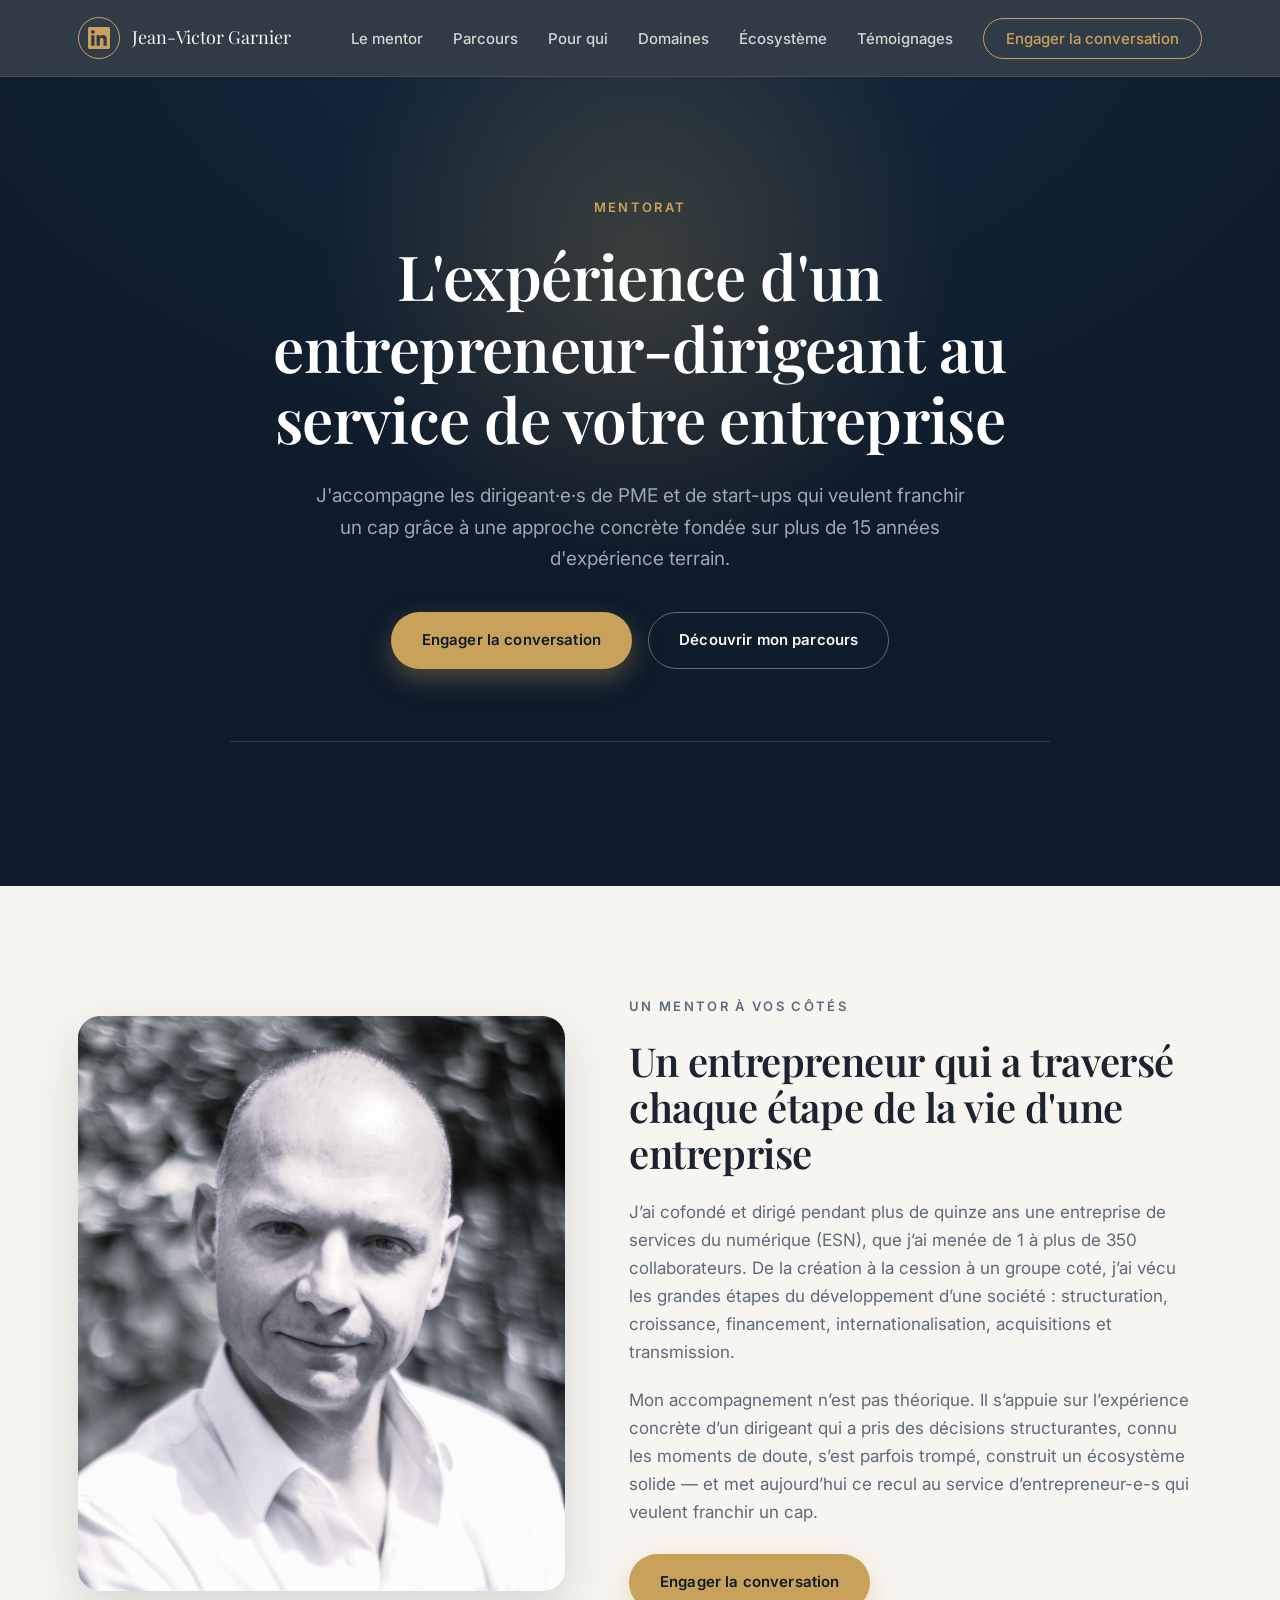
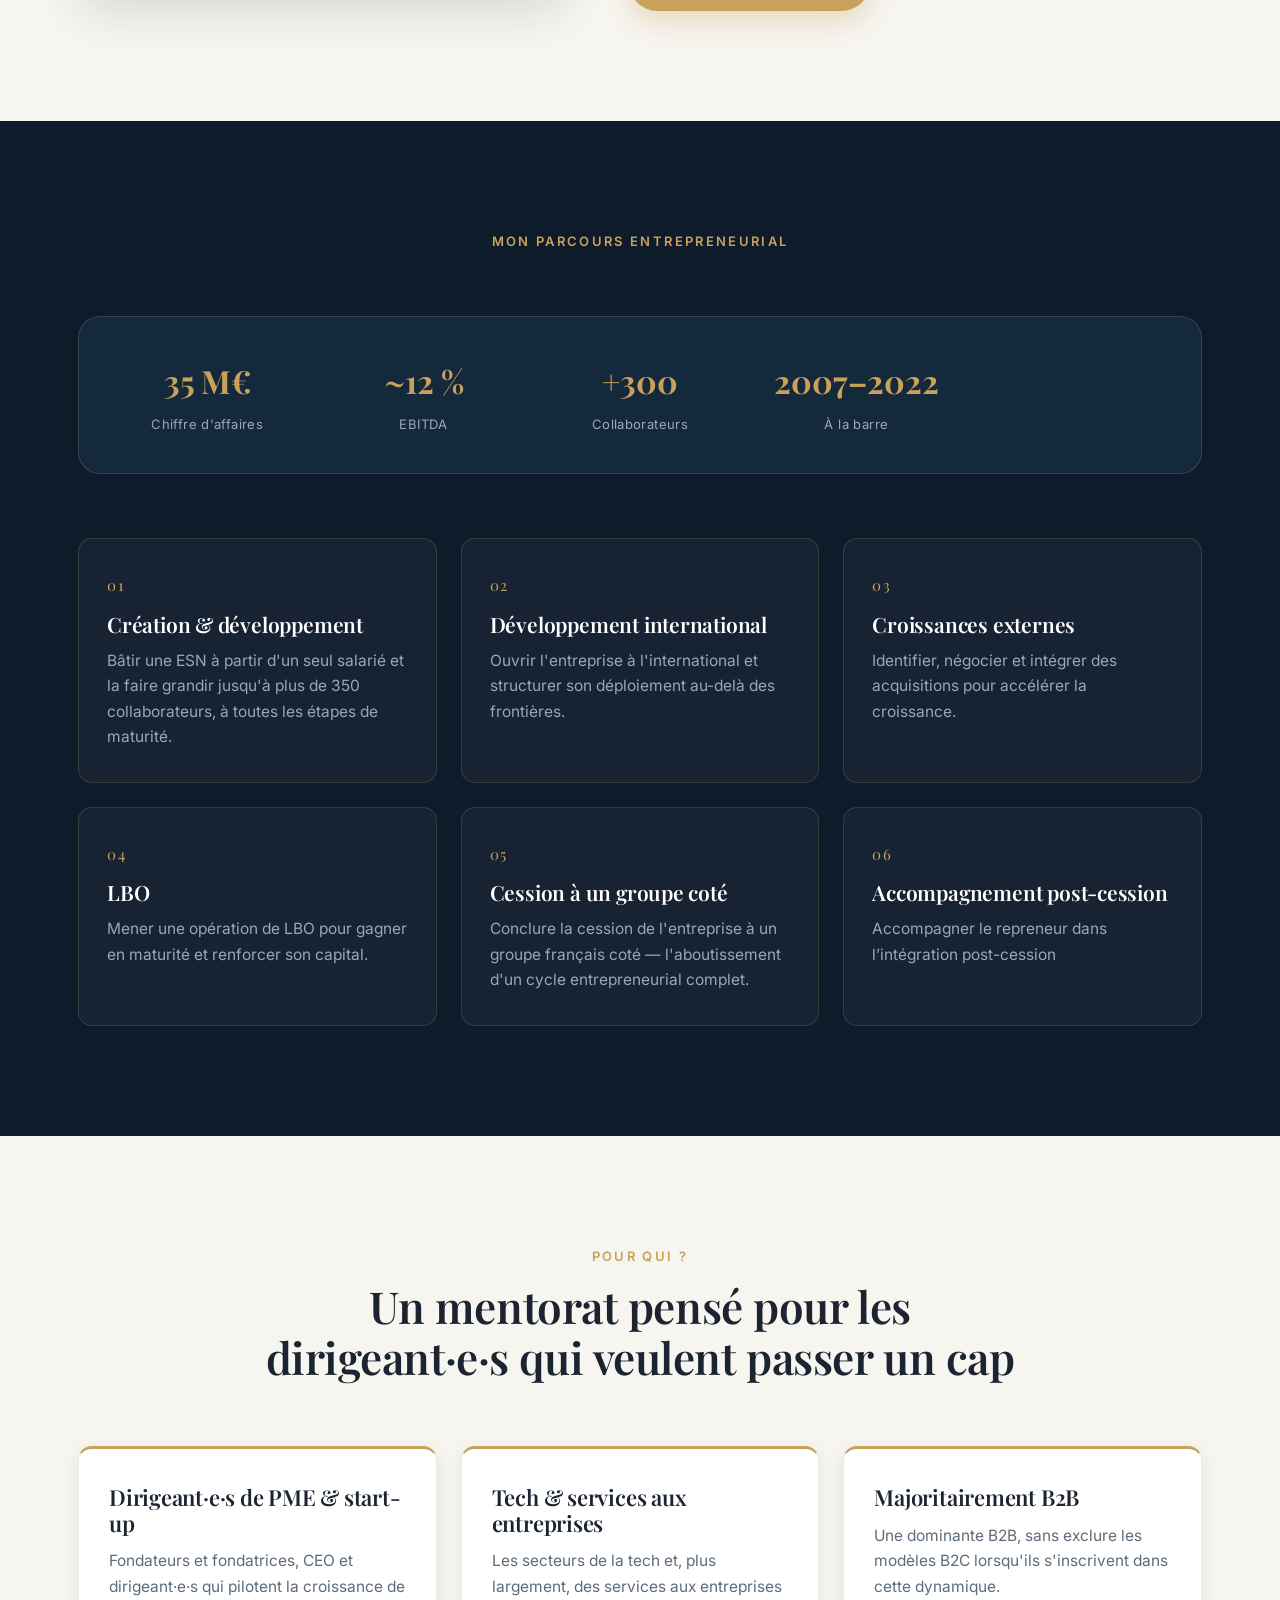
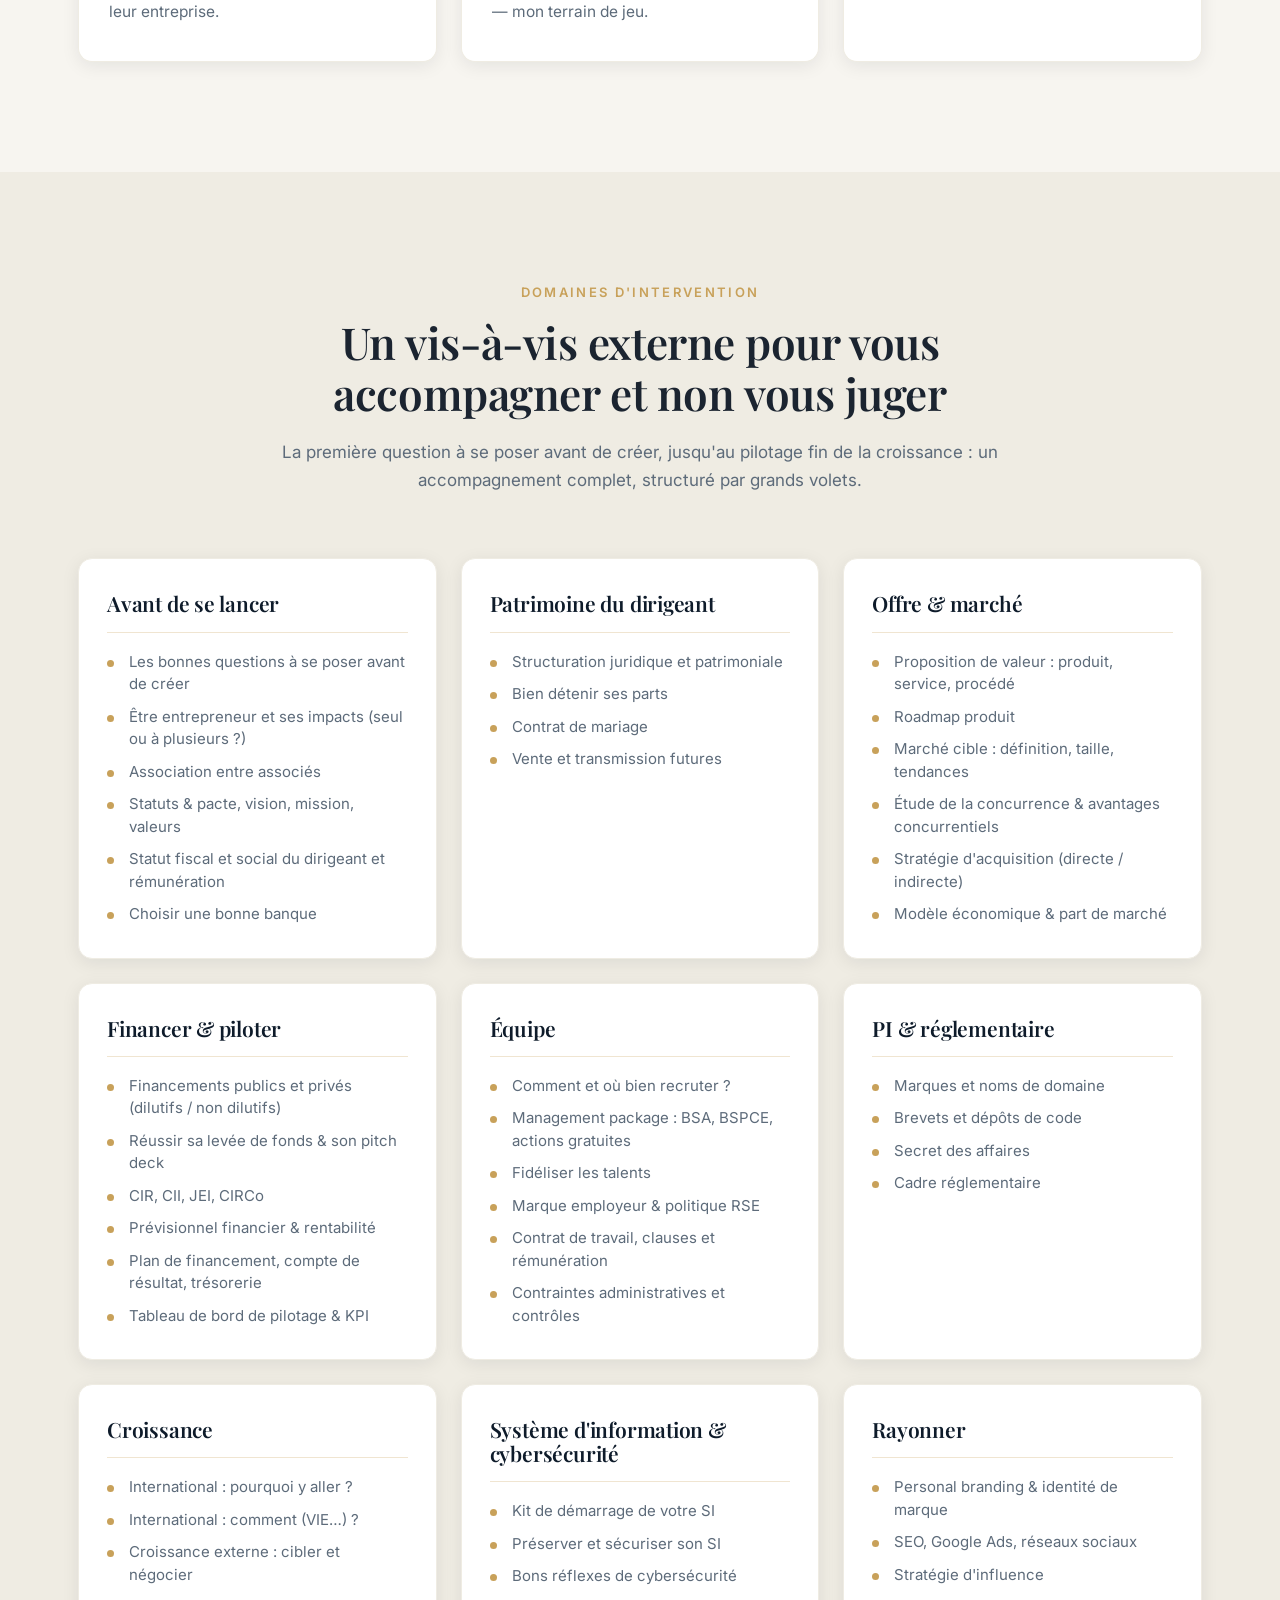
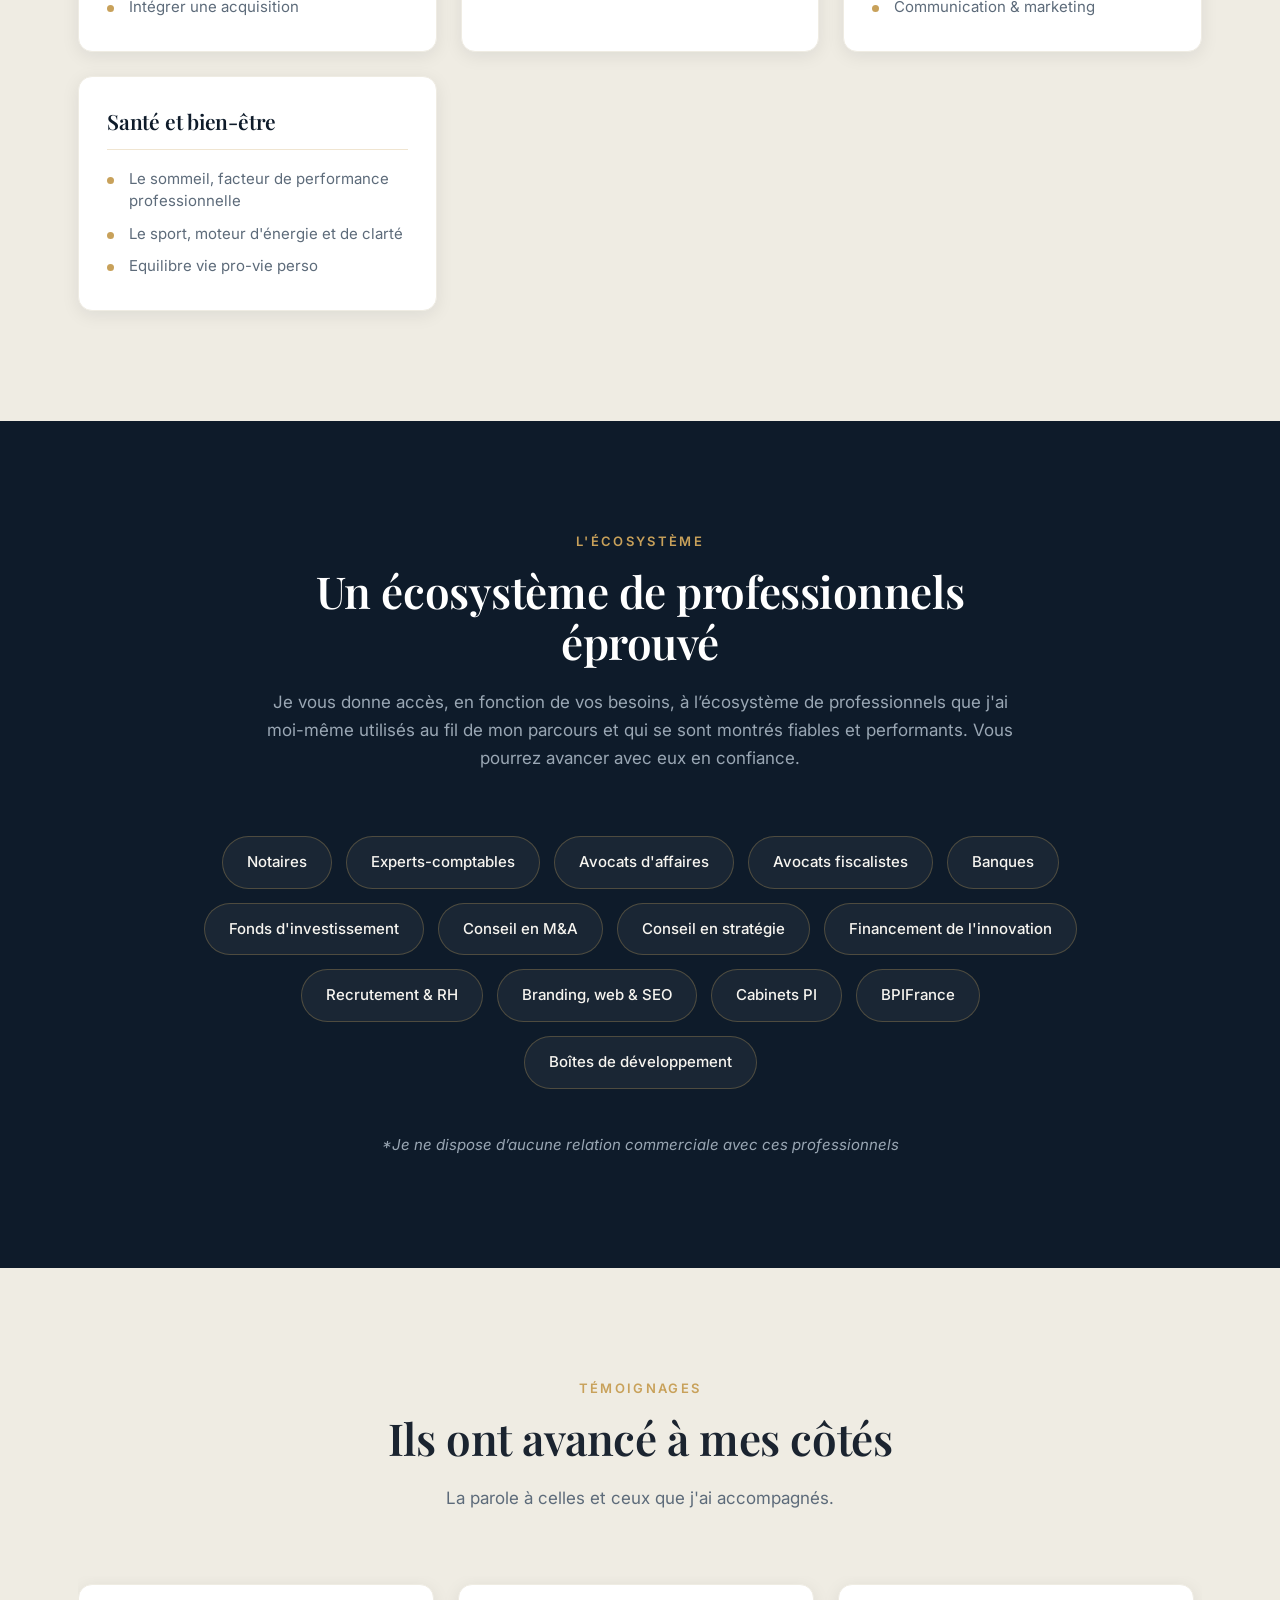
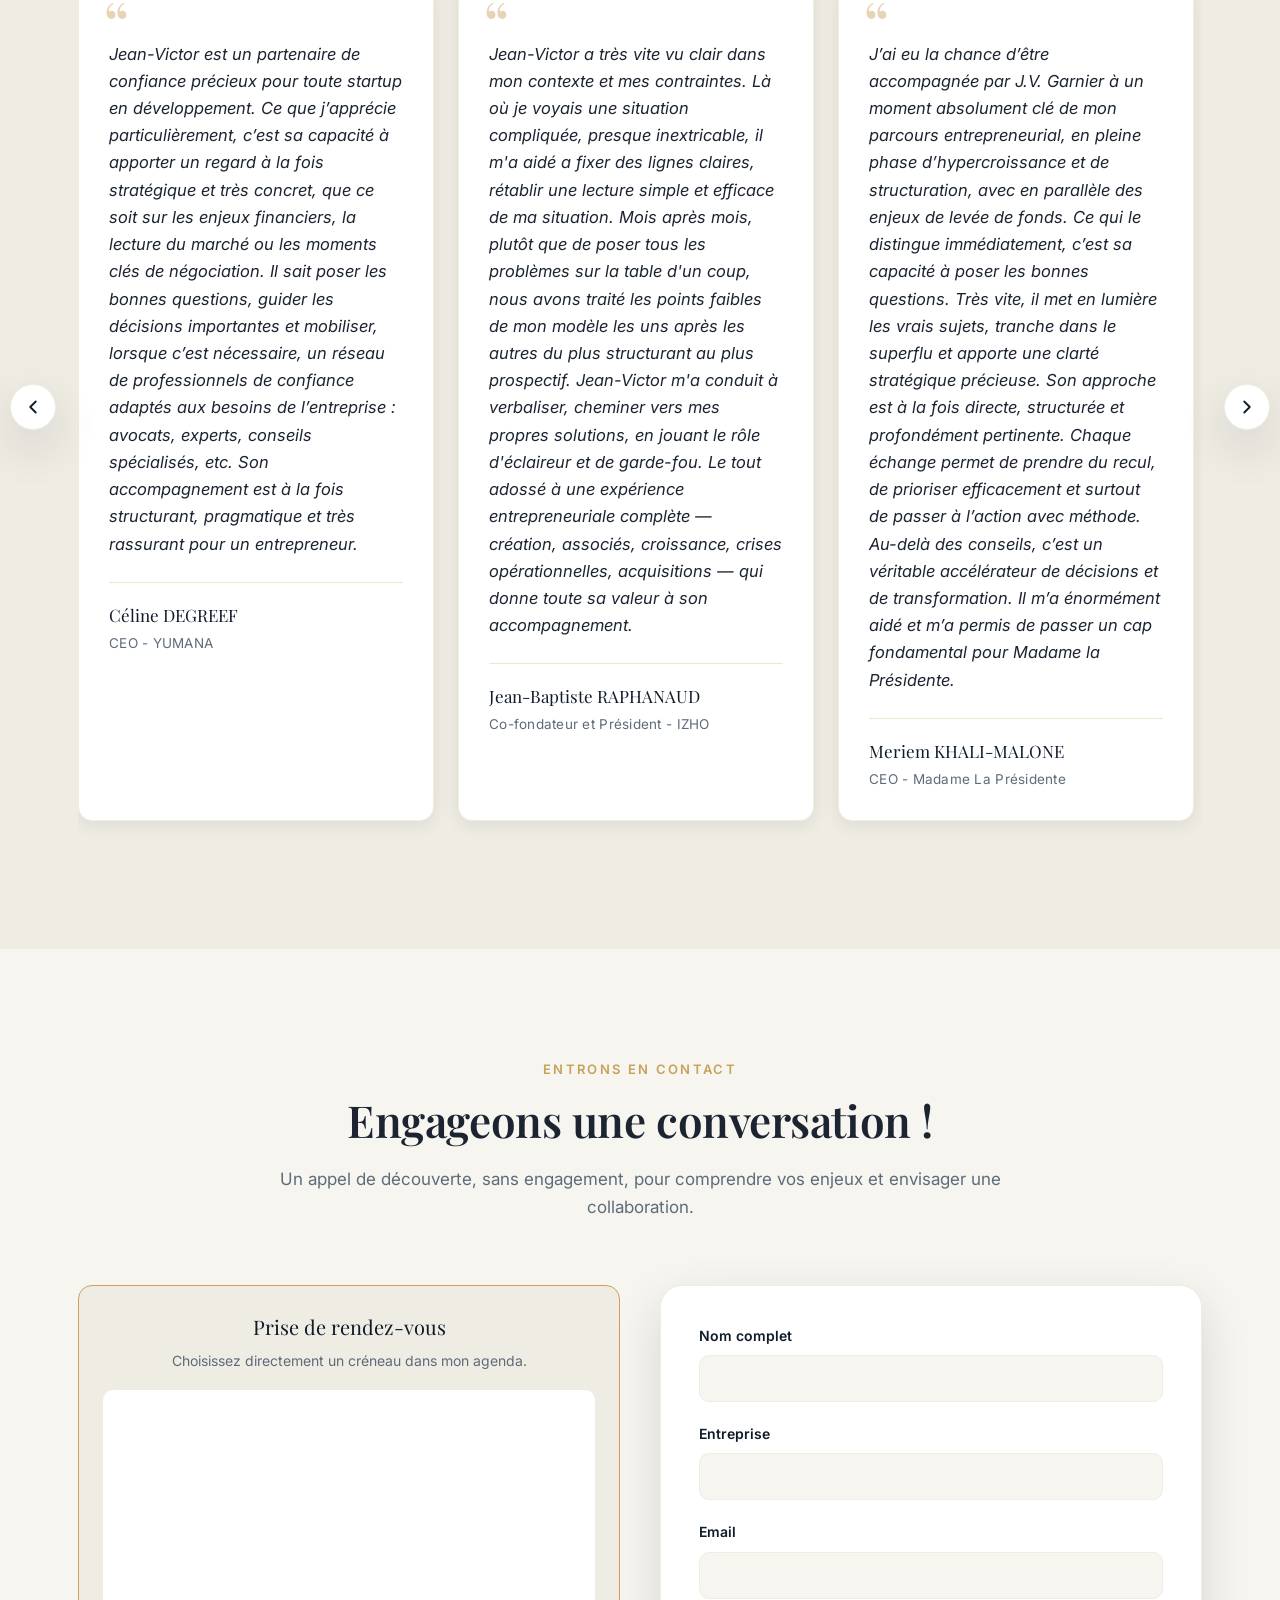
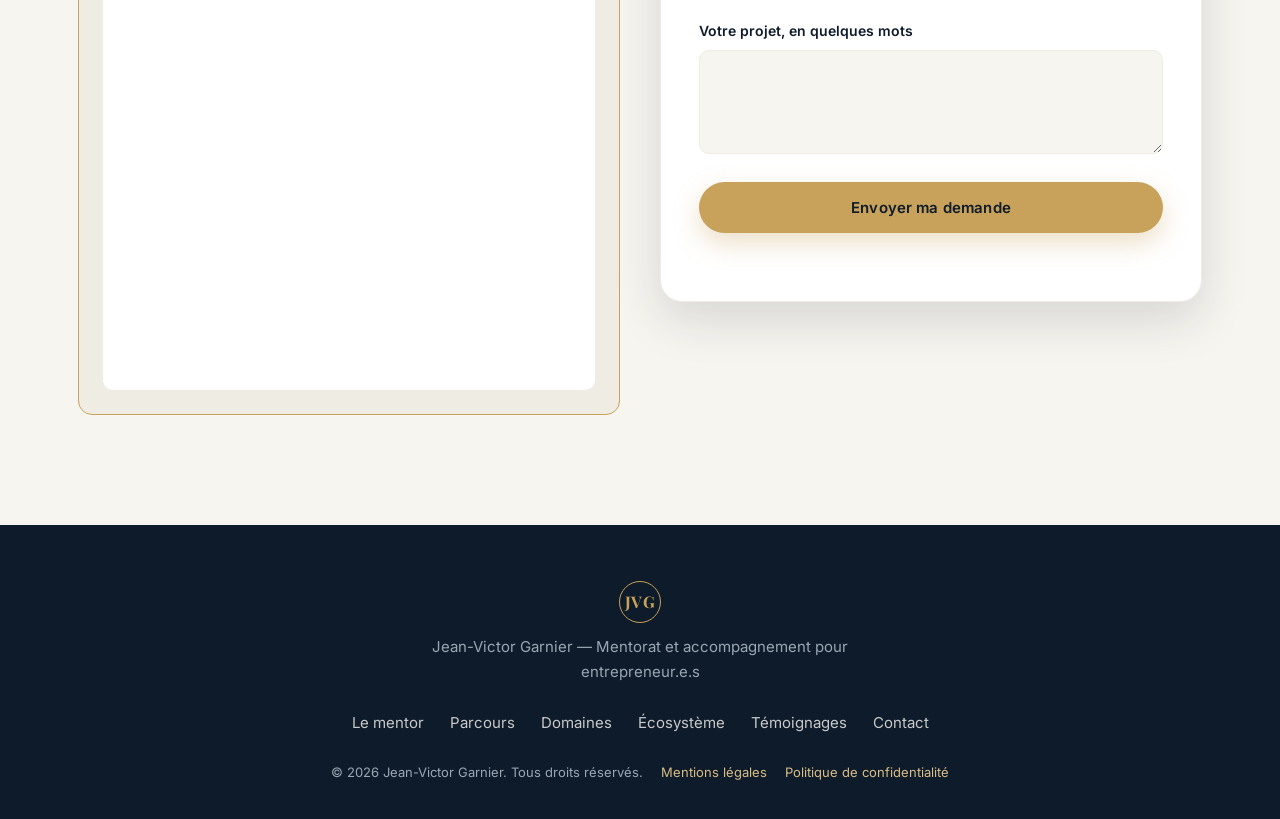
<file: index.html>
<!DOCTYPE html>
<html lang="fr">
<head>
  <meta charset="UTF-8" />
  <meta name="viewport" content="width=device-width, initial-scale=1.0" />
  <title>Jean-Victor Garnier — Mentorat &amp; partage d'expérience pour entrepreneurs</title>
  <meta name="description" content="Jean-Victor Garnier accompagne les dirigeant·e·s de PME et start-up de la tech et des services aux entreprises. Un mentorat nourri par 15 ans à la tête d'une ESN passée de 1 à 350 collaborateurs, dans un esprit de partage d'expérience." />
  <link rel="icon" href="assets/favicon.svg" type="image/svg+xml" />

  <link rel="preconnect" href="https://fonts.googleapis.com" />
  <link rel="preconnect" href="https://fonts.gstatic.com" crossorigin />
  <link href="https://fonts.googleapis.com/css2?family=Playfair+Display:ital,wght@0,500;0,600;0,700;1,500&family=Inter:wght@300;400;500;600&display=swap" rel="stylesheet" />

  <link rel="stylesheet" href="css/styles.css?v=11" />
  <!-- build: build-check-5e31d9dx -->
</head>
<body>

  <!-- ====================== HEADER / NAV ====================== -->
  <header class="site-header" id="top">
    <div class="container header-inner">
      <div class="brand">
        <a href="https://www.linkedin.com/in/jean-victor-garnier-a681671/" target="_blank" rel="noopener noreferrer" class="brand-mark" aria-label="Profil LinkedIn de Jean-Victor Garnier">
          <svg viewBox="0 0 24 24" width="22" height="22" fill="currentColor" aria-hidden="true">
            <path d="M20.45 20.45h-3.56v-5.57c0-1.33-.02-3.04-1.85-3.04-1.85 0-2.14 1.45-2.14 2.94v5.67H9.35V9h3.41v1.56h.05c.48-.9 1.64-1.85 3.37-1.85 3.6 0 4.27 2.37 4.27 5.46v6.28zM5.34 7.43a2.07 2.07 0 1 1 0-4.14 2.07 2.07 0 0 1 0 4.14zM7.12 20.45H3.56V9h3.56v11.45zM22.22 0H1.77C.79 0 0 .77 0 1.73v20.54C0 23.22.79 24 1.77 24h20.45c.98 0 1.78-.78 1.78-1.73V1.73C24 .77 23.2 0 22.22 0z"/>
          </svg>
        </a>
        <a href="#top" class="brand-name" id="brand-name" aria-label="Jean-Victor Garnier — accueil"></a>
      </div>

      <nav class="nav" aria-label="Navigation principale">
        <button class="nav-toggle" aria-expanded="false" aria-controls="nav-menu" aria-label="Ouvrir le menu">
          <span></span><span></span><span></span>
        </button>
        <ul class="nav-menu" id="nav-menu">
          <li><a href="#contact" class="nav-cta" id="nav-cta">Réserver un échange</a></li>
        </ul>
      </nav>
    </div>
  </header>

  <main>

    <!-- ====================== HERO ====================== -->
    <section class="hero" id="hero">
      <div class="hero-glow" aria-hidden="true"></div>
      <div class="container hero-inner">
        <p class="eyebrow reveal" id="hero-eyebrow"></p>
        <h1 class="hero-title reveal" id="hero-title"></h1>
        <p class="hero-lead reveal" id="hero-lead"></p>
        <div class="hero-actions reveal">
          <a href="#contact" class="btn btn-primary" id="hero-cta-primary"></a>
          <a href="#parcours" class="btn btn-ghost" id="hero-cta-ghost"></a>
        </div>

        <ul class="hero-stats reveal" id="hero-stats" aria-label="Chiffres clés du parcours"></ul>
      </div>
    </section>

    <!-- ====================== LE MENTOR ====================== -->
    <section class="section" id="mentor">
      <div class="container mentor-grid">
        <div class="mentor-portrait reveal">
          <img id="mentor-img" src="assets/jean-victor.jpg" alt="Portrait de Jean-Victor Garnier"
               width="1354" height="2030"
               onerror="this.onerror=null;this.src='assets/portrait-placeholder.svg';" />
        </div>
        <div class="mentor-text">
          <p class="eyebrow reveal" id="mentor-eyebrow"></p>
          <h2 class="reveal" id="mentor-title"></h2>
          <div id="mentor-paragraphs"></div>
          <a href="#contact" class="btn btn-primary reveal" id="mentor-cta"></a>
        </div>
      </div>
    </section>

    <!-- ====================== PARCOURS ====================== -->
    <section class="section section-dark" id="parcours">
      <div class="container">
        <div class="section-head">
          <p class="eyebrow reveal" id="parcours-eyebrow"></p>
          <h2 class="reveal" id="parcours-title"></h2>
        </div>

        <div class="stat-band reveal" id="parcours-stats" aria-label="Chiffres clés"></div>

        <div class="facets-grid" id="parcours-facets"></div>
      </div>
    </section>

    <!-- ====================== POUR QUI ====================== -->
    <section class="section" id="pour-qui">
      <div class="container">
        <div class="section-head">
          <p class="eyebrow reveal" id="pourqui-eyebrow"></p>
          <h2 class="reveal" id="pourqui-title"></h2>
        </div>

        <div class="audience-grid" id="pourqui-cards"></div>
      </div>
    </section>

    <!-- ====================== DOMAINES DE COACHING ====================== -->
    <section class="section section-soft" id="domaines">
      <div class="container">
        <div class="section-head">
          <p class="eyebrow reveal" id="domaines-eyebrow"></p>
          <h2 class="reveal" id="domaines-title"></h2>
          <p class="section-intro reveal" id="domaines-intro"></p>
        </div>

        <div class="domains-grid" id="domaines-cards"></div>
      </div>
    </section>

    <!-- ====================== ÉCOSYSTÈME ====================== -->
    <section class="section section-dark" id="ecosysteme">
      <div class="container">
        <div class="section-head">
          <p class="eyebrow reveal" id="eco-eyebrow"></p>
          <h2 class="reveal" id="eco-title"></h2>
          <p class="section-intro reveal" id="eco-intro"></p>
        </div>

        <div class="eco-grid" id="eco-tags"></div>

        <p class="eco-note reveal" id="eco-note"></p>
      </div>
    </section>

    <!-- ====================== TÉMOIGNAGES ====================== -->
    <section class="section section-soft" id="temoignages">
      <div class="container">
        <div class="section-head">
          <p class="eyebrow reveal" id="temoignages-eyebrow"></p>
          <h2 class="reveal" id="temoignages-title"></h2>
          <p class="section-intro reveal" id="temoignages-intro"></p>
        </div>

        <div class="testimonials-carousel">
          <button type="button" class="carousel-arrow carousel-prev" id="temoignages-prev" aria-label="Témoignages précédents" hidden>
            <svg viewBox="0 0 24 24" width="22" height="22" aria-hidden="true" fill="none" stroke="currentColor" stroke-width="2" stroke-linecap="round" stroke-linejoin="round"><polyline points="15 18 9 12 15 6"></polyline></svg>
          </button>
          <div class="testimonials-grid" id="temoignages-items"></div>
          <button type="button" class="carousel-arrow carousel-next" id="temoignages-next" aria-label="Témoignages suivants" hidden>
            <svg viewBox="0 0 24 24" width="22" height="22" aria-hidden="true" fill="none" stroke="currentColor" stroke-width="2" stroke-linecap="round" stroke-linejoin="round"><polyline points="9 18 15 12 9 6"></polyline></svg>
          </button>
        </div>
      </div>
    </section>

    <!-- ====================== CONTACT ====================== -->
    <section class="section" id="contact">
      <div class="container">
        <div class="section-head">
          <p class="eyebrow reveal" id="contact-eyebrow"></p>
          <h2 class="reveal" id="contact-title"></h2>
          <p class="section-intro reveal" id="contact-text"></p>
        </div>

        <div class="contact-layout">
          <div class="booking-placeholder reveal" id="booking">
            <p class="booking-title" id="booking-title"></p>
            <p class="booking-desc" id="booking-desc"></p>
            <div class="booking-embed" id="booking-embed"></div>
          </div>

          <form class='contact-form reveal' id='contact-form' method='POST' name='contact' data-netlify='true' netlify-honeypot='bot-field' novalidate>
          <input type="hidden" name="access_key" value="22e6da7b-297a-4c79-99e0-fdbfe90011fe" />
          <input type="hidden" name="subject" value="Nouvelle demande de contact — JVG" />
          <p class="hp-field" aria-hidden="true">
            <label>Ne pas remplir : <input name="bot-field" tabindex="-1" autocomplete="off" /></label>
          </p>
          <div class="field">
            <label for="name" id="label-name">Nom complet</label>
            <input type="text" id="name" name="name" autocomplete="name" required />
          </div>
          <div class="field">
            <label for="company" id="label-company">Entreprise</label>
            <input type="text" id="company" name="company" autocomplete="organization" />
          </div>
          <div class="field">
            <label for="email" id="label-email">Email</label>
            <input type="email" id="email" name="email" autocomplete="email" required />
          </div>
          <div class="field">
            <label for="message" id="label-message">Votre projet, en quelques mots</label>
            <textarea id="message" name="message" rows="4" required></textarea>
          </div>
          <button type="submit" class="btn btn-primary btn-block" id="form-submit">Envoyer ma demande</button>
          <p class="form-feedback" id="form-feedback" role="status" aria-live="polite"></p>
        </form>
        </div>
      </div>
    </section>

  </main>

  <!-- ====================== FOOTER ====================== -->
  <footer class="site-footer">
    <div class="container footer-inner">
      <div class="footer-brand">
        <span class="brand-mark" id="footer-mark"></span>
        <p id="footer-tagline"></p>
      </div>
      <nav class="footer-nav" id="footer-nav" aria-label="Pied de page"></nav>
      <p class="footer-legal">
        © <span id="year"></span> <span id="footer-copyright">Jean-Victor Garnier. Tous droits réservés.</span>
        <a href="mentions-legales.html">Mentions légales</a>
        <a href="confidentialite.html">Politique de confidentialité</a>
      </p>
    </div>
  </footer>

  <script src="js/main.js?v=5"></script>
  <script src="js/render.js?v=10"></script>
</body>
</html>
</file>
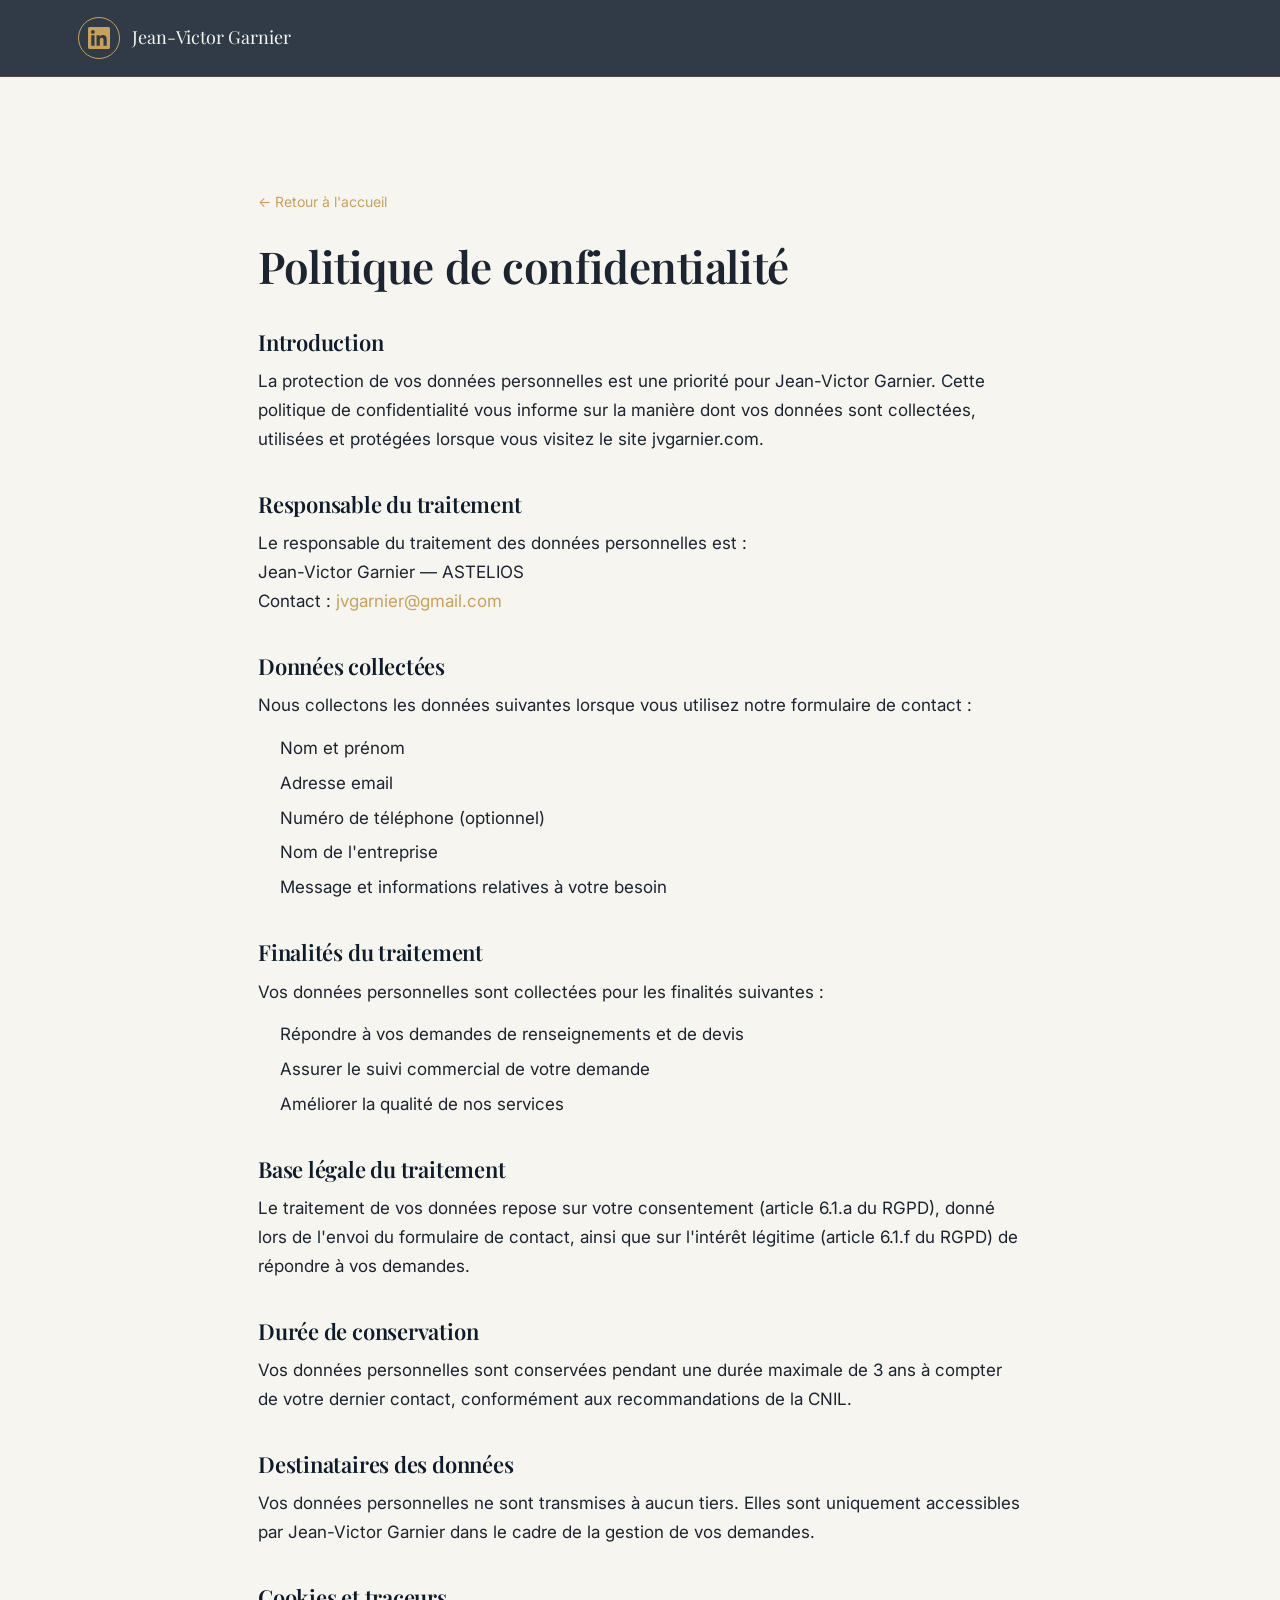
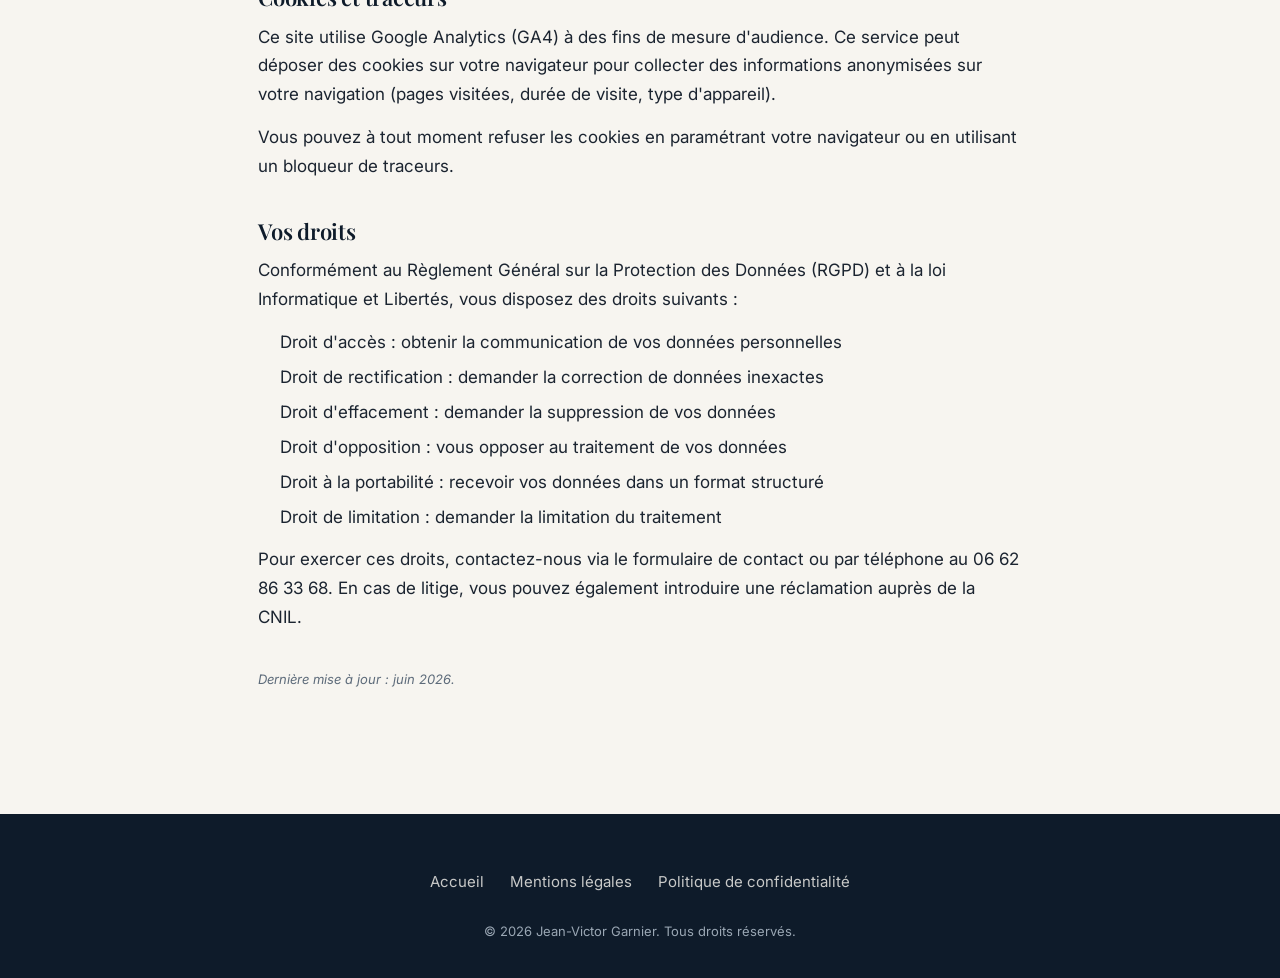
<file: confidentialite.html>
<!DOCTYPE html>
<html lang="fr">
<head>
  <meta charset="UTF-8" />
  <meta name="viewport" content="width=device-width, initial-scale=1.0" />
  <title>Politique de confidentialité — Jean-Victor Garnier</title>
  <meta name="description" content="Politique de confidentialité du site jvgarnier.com — protection des données personnelles (RGPD)." />
  <link rel="icon" href="assets/favicon.svg" type="image/svg+xml" />
  <link rel="preconnect" href="https://fonts.googleapis.com" />
  <link rel="preconnect" href="https://fonts.gstatic.com" crossorigin />
  <link href="https://fonts.googleapis.com/css2?family=Playfair+Display:ital,wght@0,500;0,600;0,700;1,500&family=Inter:wght@300;400;500;600&display=swap" rel="stylesheet" />
  <link rel="stylesheet" href="css/styles.css?v=11" />
</head>
<body>

  <header class="site-header" id="top">
    <div class="container header-inner">
      <div class="brand">
        <a href="https://www.linkedin.com/in/jean-victor-garnier-a681671/" target="_blank" rel="noopener noreferrer" class="brand-mark" aria-label="Profil LinkedIn de Jean-Victor Garnier">
          <svg viewBox="0 0 24 24" width="22" height="22" fill="currentColor" aria-hidden="true">
            <path d="M20.45 20.45h-3.56v-5.57c0-1.33-.02-3.04-1.85-3.04-1.85 0-2.14 1.45-2.14 2.94v5.67H9.35V9h3.41v1.56h.05c.48-.9 1.64-1.85 3.37-1.85 3.6 0 4.27 2.37 4.27 5.46v6.28zM5.34 7.43a2.07 2.07 0 1 1 0-4.14 2.07 2.07 0 0 1 0 4.14zM7.12 20.45H3.56V9h3.56v11.45zM22.22 0H1.77C.79 0 0 .77 0 1.73v20.54C0 23.22.79 24 1.77 24h20.45c.98 0 1.78-.78 1.78-1.73V1.73C24 .77 23.2 0 22.22 0z"/>
          </svg>
        </a>
        <a href="index.html" class="brand-name" aria-label="Jean-Victor Garnier — accueil">Jean-Victor Garnier</a>
      </div>
    </div>
  </header>

  <main>
    <section class="section">
      <div class="container legal">
        <a class="legal-back" href="index.html">← Retour à l'accueil</a>
        <h1>Politique de confidentialité</h1>

        <h2>Introduction</h2>
        <p>
          La protection de vos données personnelles est une priorité pour Jean-Victor Garnier. Cette politique de
          confidentialité vous informe sur la manière dont vos données sont collectées, utilisées et protégées
          lorsque vous visitez le site jvgarnier.com.
        </p>

        <h2>Responsable du traitement</h2>
        <p>
          Le responsable du traitement des données personnelles est :<br />
          Jean-Victor Garnier — ASTELIOS<br />
          Contact : <a href="mailto:jvgarnier@gmail.com">jvgarnier@gmail.com</a>
        </p>

        <h2>Données collectées</h2>
        <p>Nous collectons les données suivantes lorsque vous utilisez notre formulaire de contact :</p>
        <ul>
          <li>Nom et prénom</li>
          <li>Adresse email</li>
          <li>Numéro de téléphone (optionnel)</li>
          <li>Nom de l'entreprise</li>
          <li>Message et informations relatives à votre besoin</li>
        </ul>

        <h2>Finalités du traitement</h2>
        <p>Vos données personnelles sont collectées pour les finalités suivantes :</p>
        <ul>
          <li>Répondre à vos demandes de renseignements et de devis</li>
          <li>Assurer le suivi commercial de votre demande</li>
          <li>Améliorer la qualité de nos services</li>
        </ul>

        <h2>Base légale du traitement</h2>
        <p>
          Le traitement de vos données repose sur votre consentement (article 6.1.a du RGPD), donné lors de l'envoi
          du formulaire de contact, ainsi que sur l'intérêt légitime (article 6.1.f du RGPD) de répondre à vos demandes.
        </p>

        <h2>Durée de conservation</h2>
        <p>
          Vos données personnelles sont conservées pendant une durée maximale de 3 ans à compter de votre dernier
          contact, conformément aux recommandations de la CNIL.
        </p>

        <h2>Destinataires des données</h2>
        <p>
          Vos données personnelles ne sont transmises à aucun tiers. Elles sont uniquement accessibles par
          Jean-Victor Garnier dans le cadre de la gestion de vos demandes.
        </p>

        <h2>Cookies et traceurs</h2>
        <p>
          Ce site utilise Google Analytics (GA4) à des fins de mesure d'audience. Ce service peut déposer des cookies
          sur votre navigateur pour collecter des informations anonymisées sur votre navigation (pages visitées,
          durée de visite, type d'appareil).
        </p>
        <p>
          Vous pouvez à tout moment refuser les cookies en paramétrant votre navigateur ou en utilisant un bloqueur
          de traceurs.
        </p>

        <h2>Vos droits</h2>
        <p>
          Conformément au Règlement Général sur la Protection des Données (RGPD) et à la loi Informatique et Libertés,
          vous disposez des droits suivants :
        </p>
        <ul>
          <li>Droit d'accès : obtenir la communication de vos données personnelles</li>
          <li>Droit de rectification : demander la correction de données inexactes</li>
          <li>Droit d'effacement : demander la suppression de vos données</li>
          <li>Droit d'opposition : vous opposer au traitement de vos données</li>
          <li>Droit à la portabilité : recevoir vos données dans un format structuré</li>
          <li>Droit de limitation : demander la limitation du traitement</li>
        </ul>
        <p>
          Pour exercer ces droits, contactez-nous via le formulaire de contact ou par téléphone au 06 62 86 33 68.
          En cas de litige, vous pouvez également introduire une réclamation auprès de la CNIL.
        </p>

        <p class="legal-updated">Dernière mise à jour : juin 2026.</p>
      </div>
    </section>
  </main>

  <footer class="site-footer">
    <div class="container footer-inner">
      <nav class="footer-nav" aria-label="Pied de page">
        <a href="index.html">Accueil</a>
        <a href="mentions-legales.html">Mentions légales</a>
        <a href="confidentialite.html">Politique de confidentialité</a>
      </nav>
      <p class="footer-legal">© <span id="year"></span> Jean-Victor Garnier. Tous droits réservés.</p>
    </div>
  </footer>

  <script>document.getElementById("year").textContent = String(new Date().getFullYear());</script>
</body>
</html>
</file>
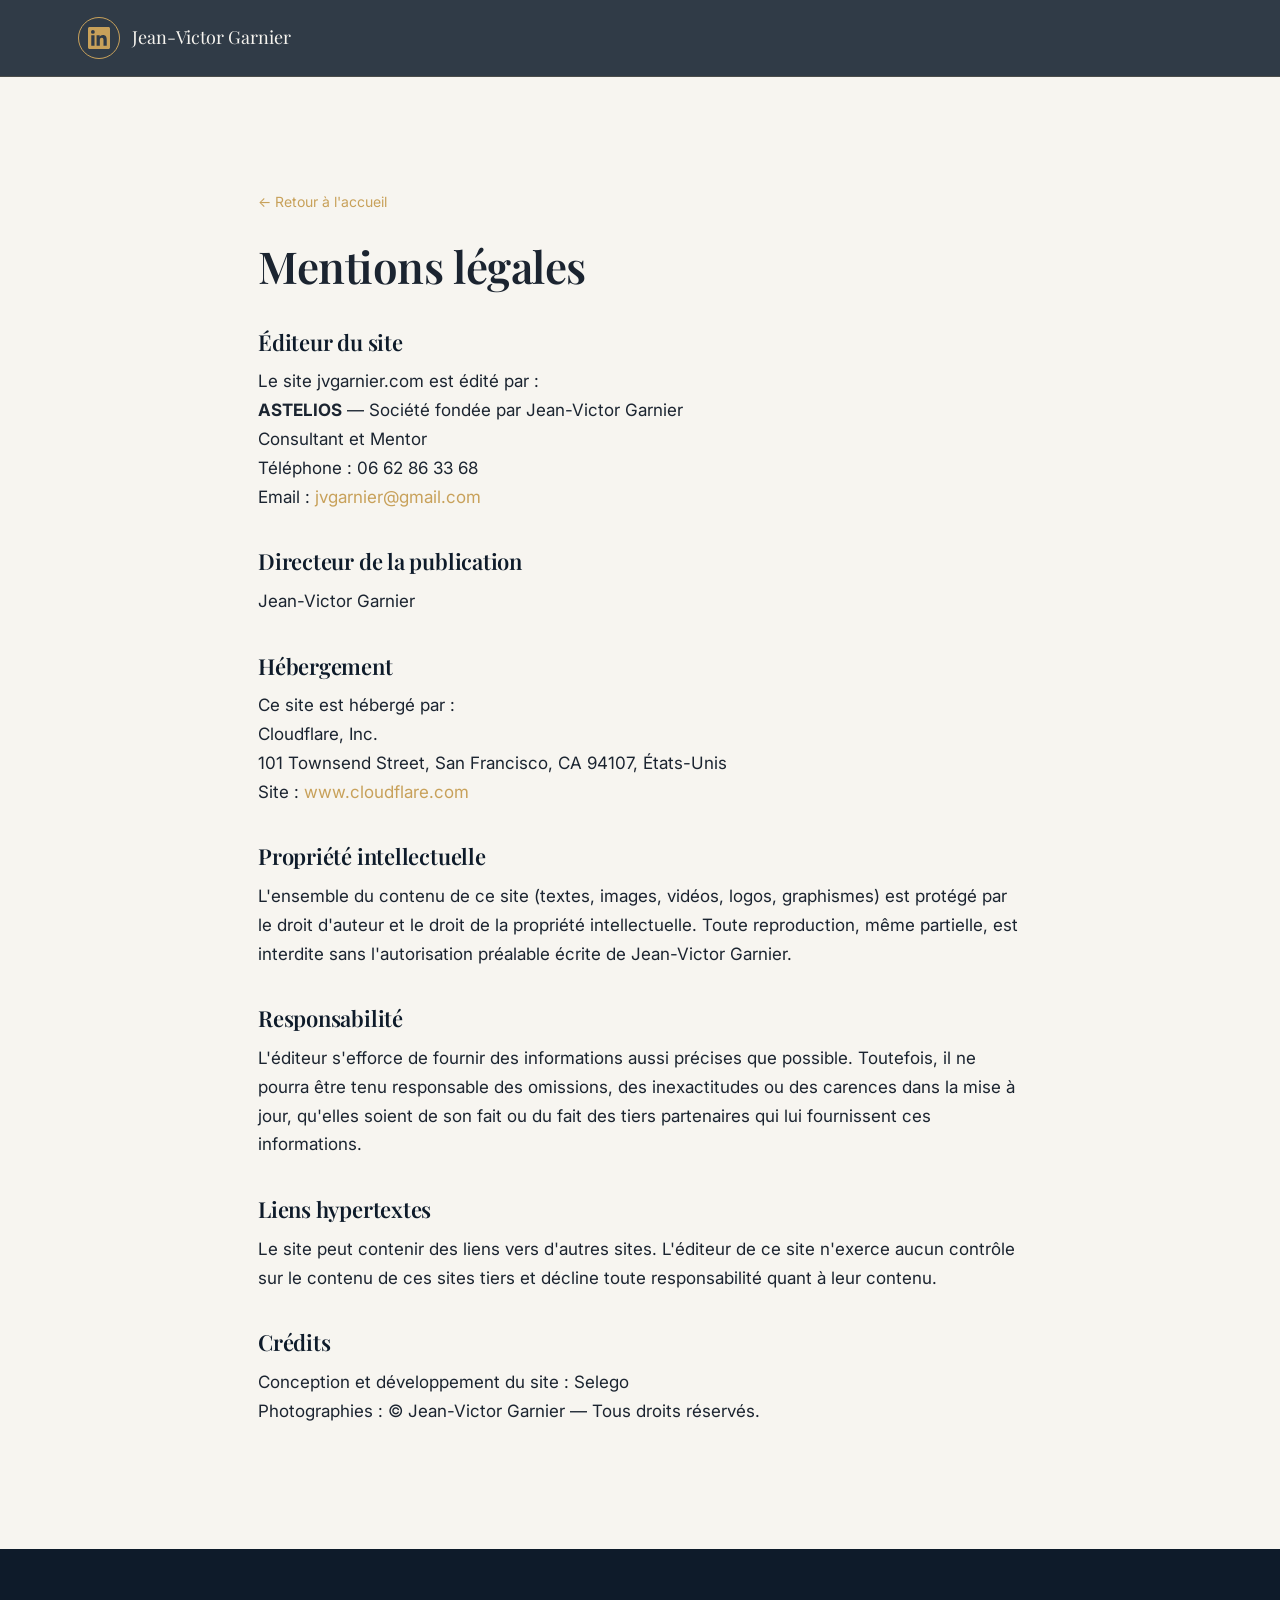
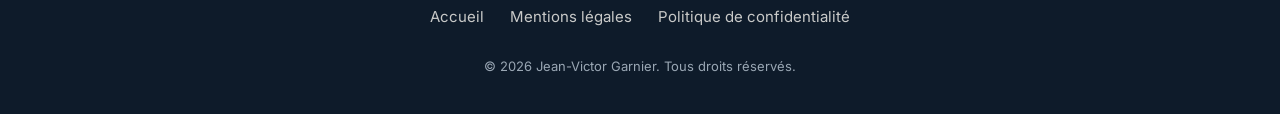
<file: mentions-legales.html>
<!DOCTYPE html>
<html lang="fr">
<head>
  <meta charset="UTF-8" />
  <meta name="viewport" content="width=device-width, initial-scale=1.0" />
  <title>Mentions légales — Jean-Victor Garnier</title>
  <meta name="description" content="Mentions légales du site jvgarnier.com — Jean-Victor Garnier, mentorat & partage d'expérience pour entrepreneurs." />
  <link rel="icon" href="assets/favicon.svg" type="image/svg+xml" />
  <link rel="preconnect" href="https://fonts.googleapis.com" />
  <link rel="preconnect" href="https://fonts.gstatic.com" crossorigin />
  <link href="https://fonts.googleapis.com/css2?family=Playfair+Display:ital,wght@0,500;0,600;0,700;1,500&family=Inter:wght@300;400;500;600&display=swap" rel="stylesheet" />
  <link rel="stylesheet" href="css/styles.css?v=11" />
</head>
<body>

  <header class="site-header" id="top">
    <div class="container header-inner">
      <div class="brand">
        <a href="https://www.linkedin.com/in/jean-victor-garnier-a681671/" target="_blank" rel="noopener noreferrer" class="brand-mark" aria-label="Profil LinkedIn de Jean-Victor Garnier">
          <svg viewBox="0 0 24 24" width="22" height="22" fill="currentColor" aria-hidden="true">
            <path d="M20.45 20.45h-3.56v-5.57c0-1.33-.02-3.04-1.85-3.04-1.85 0-2.14 1.45-2.14 2.94v5.67H9.35V9h3.41v1.56h.05c.48-.9 1.64-1.85 3.37-1.85 3.6 0 4.27 2.37 4.27 5.46v6.28zM5.34 7.43a2.07 2.07 0 1 1 0-4.14 2.07 2.07 0 0 1 0 4.14zM7.12 20.45H3.56V9h3.56v11.45zM22.22 0H1.77C.79 0 0 .77 0 1.73v20.54C0 23.22.79 24 1.77 24h20.45c.98 0 1.78-.78 1.78-1.73V1.73C24 .77 23.2 0 22.22 0z"/>
          </svg>
        </a>
        <a href="index.html" class="brand-name" aria-label="Jean-Victor Garnier — accueil">Jean-Victor Garnier</a>
      </div>
    </div>
  </header>

  <main>
    <section class="section">
      <div class="container legal">
        <a class="legal-back" href="index.html">← Retour à l'accueil</a>
        <h1>Mentions légales</h1>

        <h2>Éditeur du site</h2>
        <p>
          Le site jvgarnier.com est édité par :<br />
          <strong>ASTELIOS</strong> — Société fondée par Jean-Victor Garnier<br />
          Consultant et Mentor<br />
          Téléphone : 06 62 86 33 68<br />
          Email : <a href="mailto:jvgarnier@gmail.com">jvgarnier@gmail.com</a>
        </p>

        <h2>Directeur de la publication</h2>
        <p>Jean-Victor Garnier</p>

        <h2>Hébergement</h2>
        <p>
          Ce site est hébergé par :<br />
          Cloudflare, Inc.<br />
          101 Townsend Street, San Francisco, CA 94107, États-Unis<br />
          Site : <a href="https://www.cloudflare.com" target="_blank" rel="noopener noreferrer">www.cloudflare.com</a>
        </p>

        <h2>Propriété intellectuelle</h2>
        <p>
          L'ensemble du contenu de ce site (textes, images, vidéos, logos, graphismes) est protégé par le droit
          d'auteur et le droit de la propriété intellectuelle. Toute reproduction, même partielle, est interdite
          sans l'autorisation préalable écrite de Jean-Victor Garnier.
        </p>

        <h2>Responsabilité</h2>
        <p>
          L'éditeur s'efforce de fournir des informations aussi précises que possible. Toutefois, il ne pourra être
          tenu responsable des omissions, des inexactitudes ou des carences dans la mise à jour, qu'elles soient de
          son fait ou du fait des tiers partenaires qui lui fournissent ces informations.
        </p>

        <h2>Liens hypertextes</h2>
        <p>
          Le site peut contenir des liens vers d'autres sites. L'éditeur de ce site n'exerce aucun contrôle sur le
          contenu de ces sites tiers et décline toute responsabilité quant à leur contenu.
        </p>

        <h2>Crédits</h2>
        <p>
          Conception et développement du site : Selego<br />
          Photographies : © Jean-Victor Garnier — Tous droits réservés.
        </p>
      </div>
    </section>
  </main>

  <footer class="site-footer">
    <div class="container footer-inner">
      <nav class="footer-nav" aria-label="Pied de page">
        <a href="index.html">Accueil</a>
        <a href="mentions-legales.html">Mentions légales</a>
        <a href="confidentialite.html">Politique de confidentialité</a>
      </nav>
      <p class="footer-legal">© <span id="year"></span> Jean-Victor Garnier. Tous droits réservés.</p>
    </div>
  </footer>

  <script>document.getElementById("year").textContent = String(new Date().getFullYear());</script>
</body>
</html>
</file>
<file: css/styles.css>
/* ============================================================
   Jean-Victor Garnier — Design system
   Palette premium : bleu nuit + or/bronze + blanc cassé
   ============================================================ */

:root {
  --navy: #0e1b2a;
  --navy-700: #15293d;
  --navy-600: #1d3850;
  --gold: #c8a15a;
  --gold-soft: #d9bd86;
  --cream: #f7f5f0;
  --cream-200: #efece3;
  --ink: #1b2430;
  --muted: #5d6b7a;
  --muted-light: #9aa7b4;
  --white: #ffffff;
  --line: rgba(200, 161, 90, 0.28);
  --shadow-sm: 0 4px 18px rgba(14, 27, 42, 0.08);
  --shadow-md: 0 18px 48px rgba(14, 27, 42, 0.14);
  --radius: 14px;
  --radius-lg: 22px;
  --container: 1180px;
  --serif: "Playfair Display", Georgia, serif;
  --sans: "Inter", -apple-system, BlinkMacSystemFont, "Segoe UI", sans-serif;
  --ease: cubic-bezier(0.22, 1, 0.36, 1);
}

/* ---------- Reset ---------- */
*, *::before, *::after { box-sizing: border-box; }
html { scroll-behavior: smooth; -webkit-text-size-adjust: 100%; }
body {
  margin: 0;
  font-family: var(--sans);
  font-weight: 400;
  color: var(--ink);
  background: var(--cream);
  line-height: 1.65;
  font-size: 17px;
  -webkit-font-smoothing: antialiased;
}
img { max-width: 100%; display: block; }
a { color: inherit; text-decoration: none; }
ul { margin: 0; padding: 0; list-style: none; }
h1, h2, h3 { margin: 0; font-family: var(--serif); font-weight: 600; line-height: 1.15; letter-spacing: -0.01em; }

/* ---------- Layout helpers ---------- */
.container { width: 100%; max-width: var(--container); margin: 0 auto; padding: 0 28px; }
.section { padding: 110px 0; }
.section-soft { background: var(--cream-200); }
.section-dark { background: var(--navy); color: var(--cream); }
.section-dark h2, .section-dark h3 { color: var(--white); }

.section-head { max-width: 760px; margin: 0 auto 64px; text-align: center; }
.section-head h2 { font-size: clamp(28px, 4vw, 44px); margin-top: 14px; }
.section-intro { margin-top: 20px; color: var(--muted); }
.section-dark .section-intro { color: var(--muted-light); }

.eyebrow {
  margin: 0;
  font-family: var(--sans);
  font-weight: 600;
  font-size: 13px;
  letter-spacing: 0.18em;
  text-transform: uppercase;
  color: var(--gold);
}

/* ---------- Buttons ---------- */
.btn {
  display: inline-flex;
  align-items: center;
  justify-content: center;
  gap: 8px;
  padding: 15px 30px;
  border-radius: 999px;
  font-family: var(--sans);
  font-weight: 600;
  font-size: 15px;
  letter-spacing: 0.01em;
  cursor: pointer;
  border: 1px solid transparent;
  transition: transform 0.3s var(--ease), box-shadow 0.3s var(--ease), background 0.3s var(--ease), color 0.3s var(--ease);
}
.btn-primary { background: var(--gold); color: var(--navy); box-shadow: 0 10px 26px rgba(200, 161, 90, 0.34); }
.btn-primary:hover { transform: translateY(-2px); box-shadow: 0 16px 34px rgba(200, 161, 90, 0.44); }
.btn-ghost { background: transparent; color: var(--cream); border-color: rgba(247, 245, 240, 0.35); }
.btn-ghost:hover { border-color: var(--gold); color: var(--gold-soft); }
.btn-block { width: 100%; }

/* ---------- Header ---------- */
.site-header {
  position: sticky;
  top: 0;
  z-index: 50;
  background: rgba(14, 27, 42, 0.85);
  backdrop-filter: blur(12px);
  border-bottom: 1px solid rgba(200, 161, 90, 0.18);
}
.header-inner { display: flex; align-items: center; justify-content: space-between; height: 76px; }
.brand { display: flex; align-items: center; gap: 12px; color: var(--cream); }
.brand-mark {
  display: inline-grid;
  place-items: center;
  width: 42px; height: 42px;
  border: 1px solid var(--gold);
  border-radius: 50%;
  font-family: var(--serif);
  font-weight: 700;
  font-size: 16px;
  color: var(--gold);
  letter-spacing: 0.02em;
  transition: background 0.25s, color 0.25s;
}
.brand-mark:hover { background: var(--gold); color: var(--navy); }
.brand-name { font-family: var(--serif); font-size: 18px; color: var(--cream); }

.nav-menu { display: flex; align-items: center; gap: 30px; }
.nav-menu a {
  color: var(--cream);
  font-size: 15px;
  font-weight: 500;
  opacity: 0.82;
  transition: opacity 0.25s, color 0.25s;
}
.nav-menu a:hover { opacity: 1; color: var(--gold-soft); }
.nav-cta {
  padding: 10px 22px;
  border: 1px solid var(--gold);
  border-radius: 999px;
  color: var(--gold) !important;
  opacity: 1 !important;
}
.nav-cta:hover { background: var(--gold); color: var(--navy) !important; }

.nav-toggle {
  display: none;
  flex-direction: column;
  gap: 5px;
  background: none;
  border: 0;
  cursor: pointer;
  padding: 8px;
}
.nav-toggle span { width: 24px; height: 2px; background: var(--cream); transition: transform 0.3s, opacity 0.3s; }

/* ---------- Hero ---------- */
.hero {
  position: relative;
  background: radial-gradient(120% 120% at 50% -10%, var(--navy-700) 0%, var(--navy) 55%);
  color: var(--cream);
  padding: 120px 0 100px;
  overflow: hidden;
}
.hero-glow {
  position: absolute;
  top: -180px; left: 50%;
  width: 720px; height: 720px;
  transform: translateX(-50%);
  background: radial-gradient(circle, rgba(200, 161, 90, 0.22), transparent 62%);
  pointer-events: none;
}
.hero-inner { position: relative; max-width: 880px; text-align: center; margin: 0 auto; }
.hero-title {
  font-size: clamp(34px, 6vw, 62px);
  margin: 22px 0 0;
  color: var(--white);
}
.hero-lead { margin: 26px auto 0; max-width: 660px; font-size: 19px; color: var(--muted-light); }
.hero-actions { margin-top: 38px; display: flex; gap: 16px; justify-content: center; flex-wrap: wrap; }

.hero-stats {
  margin: 72px auto 0;
  display: grid;
  grid-template-columns: repeat(4, 1fr);
  gap: 28px;
  max-width: 820px;
  padding-top: 44px;
  border-top: 1px solid rgba(200, 161, 90, 0.22);
}
.hero-stats li { text-align: center; }
.hero-stats strong { display: block; font-family: var(--serif); font-size: clamp(26px, 3vw, 34px); color: var(--gold); }
.hero-stats span { display: block; margin-top: 6px; font-size: 13.5px; color: var(--muted-light); }

/* ---------- Le mentor ---------- */
.mentor-grid { display: grid; grid-template-columns: 0.85fr 1fr; gap: 64px; align-items: center; }
.mentor-portrait { position: relative; }
.mentor-portrait img {
  width: 100%;
  height: auto;
  border-radius: var(--radius-lg);
  box-shadow: var(--shadow-md);
}
.portrait-caption {
  position: absolute;
  bottom: 16px; left: 16px;
  background: rgba(14, 27, 42, 0.78);
  color: var(--cream);
  font-size: 12px;
  letter-spacing: 0.08em;
  text-transform: uppercase;
  padding: 6px 14px;
  border-radius: 999px;
}
.mentor-text h2 { font-size: clamp(26px, 3.4vw, 40px); margin: 14px 0 22px; }
.mentor-text p { color: var(--muted); margin: 0 0 20px; }
.mentor-text .btn { margin-top: 8px; }

/* ---------- Stat band (parcours) ---------- */
.stat-band {
  display: grid;
  grid-template-columns: repeat(5, 1fr);
  gap: 20px;
  background: var(--navy-700);
  border: 1px solid rgba(200, 161, 90, 0.22);
  border-radius: var(--radius-lg);
  padding: 38px 30px;
  margin-bottom: 64px;
}
.stat { text-align: center; }
.stat strong { display: block; font-family: var(--serif); font-size: clamp(24px, 2.6vw, 32px); color: var(--gold); }
.stat span { display: block; margin-top: 6px; font-size: 13px; color: var(--muted-light); letter-spacing: 0.03em; }

/* ---------- Facets ---------- */
.facets-grid { display: grid; grid-template-columns: repeat(3, 1fr); gap: 24px; }
.facet {
  background: rgba(247, 245, 240, 0.04);
  border: 1px solid rgba(200, 161, 90, 0.2);
  border-radius: var(--radius);
  padding: 32px 28px;
  transition: transform 0.35s var(--ease), border-color 0.35s, background 0.35s;
}
.facet:hover { transform: translateY(-5px); border-color: var(--gold); background: rgba(247, 245, 240, 0.07); }
.facet-num { font-family: var(--serif); font-size: 15px; color: var(--gold); letter-spacing: 0.1em; }
.facet h3 { font-size: 21px; margin: 12px 0 12px; }
.facet p { color: var(--muted-light); font-size: 15.5px; margin: 0; }

/* ---------- Pour qui ---------- */
.audience-grid { display: grid; grid-template-columns: repeat(3, 1fr); gap: 24px; }
.audience-card {
  background: var(--white);
  border: 1px solid var(--cream-200);
  border-radius: var(--radius);
  padding: 36px 30px;
  box-shadow: var(--shadow-sm);
  border-top: 3px solid var(--gold);
  transition: transform 0.35s var(--ease), box-shadow 0.35s;
}
.audience-card:hover { transform: translateY(-5px); box-shadow: var(--shadow-md); }
.audience-card h3 { font-size: 22px; margin-bottom: 12px; }
.audience-card p { color: var(--muted); margin: 0; font-size: 15.5px; }

/* ---------- Domaines ---------- */
.domains-grid { display: grid; grid-template-columns: repeat(3, 1fr); gap: 24px; }
.domain-card {
  background: var(--white);
  border: 1px solid var(--cream-200);
  border-radius: var(--radius);
  padding: 32px 28px;
  box-shadow: var(--shadow-sm);
  transition: transform 0.35s var(--ease), box-shadow 0.35s;
}
.domain-card:hover { transform: translateY(-5px); box-shadow: var(--shadow-md); }
.domain-card h3 {
  font-size: 21px;
  padding-bottom: 16px;
  margin-bottom: 18px;
  border-bottom: 1px solid var(--line);
  color: var(--navy);
}
.domain-card ul { display: flex; flex-direction: column; gap: 10px; }
.domain-card li {
  position: relative;
  padding-left: 22px;
  color: var(--muted);
  font-size: 15px;
  line-height: 1.5;
}
.domain-card li::before {
  content: "";
  position: absolute;
  left: 0; top: 9px;
  width: 7px; height: 7px;
  border-radius: 50%;
  background: var(--gold);
}

/* ---------- Écosystème ---------- */
.eco-grid {
  display: flex;
  flex-wrap: wrap;
  justify-content: center;
  gap: 14px;
  max-width: 920px;
  margin: 0 auto;
}
.eco-tag {
  background: rgba(247, 245, 240, 0.05);
  border: 1px solid rgba(200, 161, 90, 0.3);
  border-radius: 999px;
  padding: 13px 24px;
  font-size: 15px;
  font-weight: 500;
  color: var(--cream);
  transition: background 0.3s, color 0.3s, transform 0.3s var(--ease);
}
.eco-tag:hover { background: var(--gold); color: var(--navy); transform: translateY(-3px); }
.eco-note {
  margin: 44px auto 0;
  max-width: 680px;
  text-align: center;
  font-size: 15px;
  color: var(--muted-light);
  font-style: italic;
}

/* ---------- Témoignages ---------- */
.testimonials-carousel { position: relative; padding: 0 72px; }
.testimonials-grid {
  display: flex;
  gap: 24px;
  overflow-x: auto;
  scroll-snap-type: x proximity;
  scroll-behavior: smooth;
  padding: 8px 4px 18px;
  -ms-overflow-style: none;
  scrollbar-width: none;
}
.testimonials-grid::-webkit-scrollbar { display: none; }
.testimonials-grid > .testimonial {
  flex: 0 0 calc((100% - 48px) / 3);
  scroll-snap-align: start;
}
.carousel-arrow {
  position: absolute;
  top: 50%;
  transform: translateY(-50%);
  width: 46px;
  height: 46px;
  border-radius: 50%;
  background: var(--white);
  border: 1px solid var(--cream-200);
  box-shadow: var(--shadow-md);
  color: var(--navy);
  display: flex;
  align-items: center;
  justify-content: center;
  cursor: pointer;
  z-index: 3;
  transition: background 0.25s, color 0.25s, opacity 0.25s;
}
.carousel-arrow:hover { background: var(--gold); color: var(--white); }
.carousel-arrow[hidden] { display: none; }
.carousel-arrow:disabled { opacity: 0.35; cursor: default; }
.carousel-arrow:disabled:hover { background: var(--white); color: var(--navy); }
.carousel-prev { left: 8px; }
.carousel-next { right: 8px; }
@media (min-width: 1280px) {
  .testimonials-carousel { padding: 0; }
  .carousel-prev { left: -68px; }
  .carousel-next { right: -68px; }
}
.testimonial {
  position: relative;
  margin: 0;
  background: var(--white);
  border: 1px solid var(--cream-200);
  border-radius: var(--radius);
  padding: 38px 30px 30px;
  box-shadow: var(--shadow-sm);
  transition: transform 0.35s var(--ease), box-shadow 0.35s;
}
.testimonial:hover { transform: translateY(-5px); box-shadow: var(--shadow-md); }
.quote-mark {
  position: absolute;
  top: 6px; left: 24px;
  font-family: var(--serif);
  font-size: 64px;
  line-height: 1;
  color: var(--gold);
  opacity: 0.45;
}
.testimonial blockquote {
  margin: 18px 0 24px;
  font-size: 16.5px;
  line-height: 1.65;
  color: var(--ink);
  font-style: italic;
}
.testimonial figcaption { display: flex; flex-direction: column; gap: 3px; padding-top: 18px; border-top: 1px solid var(--line); }
.t-name { font-family: var(--serif); font-size: 17px; color: var(--navy); }
.t-role { font-size: 13.5px; color: var(--muted); letter-spacing: 0.02em; }

/* ---------- Contact ---------- */
.contact-layout {
  display: grid;
  grid-template-columns: 1fr 1fr;
  gap: 40px;
  align-items: start;
}
.booking-placeholder {
  background: var(--cream-200);
  border: 1px solid var(--gold);
  border-radius: var(--radius);
  padding: 24px;
  text-align: center;
}
.booking-title { font-family: var(--serif); font-size: 20px; margin: 0 0 6px; color: var(--navy); }
.booking-desc { margin: 0 0 18px; font-size: 14px; color: var(--muted); }
.booking-embed iframe {
  width: 100%;
  min-height: 600px;
  border: 0;
  border-radius: 10px;
  background: #fff;
  display: block;
}
.contact-coords { display: flex; flex-direction: column; gap: 14px; margin-top: 10px; }
.contact-coords li { display: flex; gap: 16px; align-items: baseline; }
.contact-coords span { width: 84px; font-size: 13px; text-transform: uppercase; letter-spacing: 0.1em; color: var(--gold); }
.contact-coords a { color: var(--ink); border-bottom: 1px solid var(--line); }
.contact-coords a:hover { color: var(--gold); }

.contact-form {
  background: var(--white);
  border: 1px solid var(--cream-200);
  border-radius: var(--radius-lg);
  padding: 38px;
  box-shadow: var(--shadow-md);
}
.hp-field { position: absolute; left: -9999px; width: 1px; height: 1px; overflow: hidden; }
.field { margin-bottom: 20px; }
.field label { display: block; font-size: 14px; font-weight: 600; margin-bottom: 8px; color: var(--navy); }
.field input, .field textarea {
  width: 100%;
  padding: 13px 16px;
  font-family: var(--sans);
  font-size: 15px;
  color: var(--ink);
  background: var(--cream);
  border: 1px solid var(--cream-200);
  border-radius: 10px;
  transition: border-color 0.25s, box-shadow 0.25s;
}
.field input:focus, .field textarea:focus {
  outline: none;
  border-color: var(--gold);
  box-shadow: 0 0 0 3px rgba(200, 161, 90, 0.18);
}
.field textarea { resize: vertical; }
.form-feedback { margin: 16px 0 0; font-size: 14.5px; font-weight: 500; min-height: 1em; }
.form-feedback.ok { color: #2f7a4d; }
.form-feedback.err { color: #b1422f; }

/* ---------- Footer ---------- */
.site-footer { background: var(--navy); color: var(--cream); padding: 56px 0 36px; }
.footer-inner { display: flex; flex-direction: column; gap: 26px; align-items: center; text-align: center; }
.footer-brand { display: flex; flex-direction: column; align-items: center; gap: 12px; }
.footer-brand p { margin: 0; color: var(--muted-light); font-size: 15px; max-width: 420px; }
.footer-nav { display: flex; flex-wrap: wrap; gap: 26px; justify-content: center; }
.footer-nav a { color: var(--cream); opacity: 0.8; font-size: 15px; }
.footer-nav a:hover { opacity: 1; color: var(--gold-soft); }
.footer-legal { margin: 0; font-size: 13px; color: var(--muted-light); }
.footer-legal a { color: var(--gold-soft); margin-left: 14px; }
.footer-legal a:hover { color: var(--gold); }

/* Pages légales (mentions légales, confidentialité) */
.legal { max-width: 820px; margin: 0 auto; }
.legal-back { display: inline-block; margin-bottom: 28px; color: var(--gold); font-size: 14px; }
.legal-back:hover { color: var(--navy); }
.legal h1 { font-size: clamp(30px, 4vw, 44px); margin: 0 0 8px; }
.legal h2 { font-family: var(--serif); font-size: 22px; color: var(--navy); margin: 38px 0 12px; }
.legal p, .legal li { color: var(--ink); line-height: 1.7; }
.legal p { margin: 0 0 14px; }
.legal ul { margin: 0 0 14px; padding-left: 22px; }
.legal li { margin-bottom: 6px; }
.legal a { color: var(--gold); }
.legal a:hover { color: var(--navy); }
.legal .legal-updated { margin-top: 36px; font-size: 13px; color: var(--muted); font-style: italic; }

/* ---------- Reveal animation ---------- */
.reveal { opacity: 0; transform: translateY(24px); transition: opacity 0.7s var(--ease), transform 0.7s var(--ease); }
.reveal.is-visible { opacity: 1; transform: none; }

/* ---------- Responsive ---------- */
@media (max-width: 920px) {
  .mentor-grid { grid-template-columns: 1fr; gap: 40px; }
  .contact-layout { grid-template-columns: 1fr; }
  .mentor-portrait { max-width: 420px; margin: 0 auto; }
  .facets-grid, .audience-grid, .domains-grid { grid-template-columns: repeat(2, 1fr); }
  .testimonials-carousel { padding: 0 68px; }
  .testimonials-grid > .testimonial { flex-basis: calc((100% - 24px) / 2); }
  .hero-stats { grid-template-columns: repeat(2, 1fr); gap: 32px 20px; }
  .stat-band { grid-template-columns: repeat(2, 1fr); gap: 28px 16px; }
}

@media (max-width: 720px) {
  .section { padding: 76px 0; }
  .nav-toggle { display: flex; }
  .nav-menu {
    position: absolute;
    top: 76px; left: 0; right: 0;
    flex-direction: column;
    align-items: flex-start;
    gap: 4px;
    background: var(--navy);
    border-bottom: 1px solid rgba(200, 161, 90, 0.2);
    padding: 18px 28px 28px;
    transform: translateY(-130%);
    transition: transform 0.4s var(--ease);
  }
  .nav-menu.open { transform: translateY(0); }
  .nav-menu li { width: 100%; }
  .nav-menu a { display: block; padding: 12px 0; width: 100%; }
  .nav-cta { display: inline-block; margin-top: 8px; }
}

@media (max-width: 560px) {
  body { font-size: 16px; }
  .facets-grid, .audience-grid, .domains-grid { grid-template-columns: 1fr; }
  .testimonials-carousel { padding: 0 52px; }
  .carousel-arrow { width: 38px; height: 38px; }
  .carousel-prev { left: 4px; }
  .carousel-next { right: 4px; }
  .testimonials-grid > .testimonial { flex-basis: 100%; }
  .hero-stats { grid-template-columns: 1fr 1fr; }
  .contact-form { padding: 26px; }
}

@media (prefers-reduced-motion: reduce) {
  * { scroll-behavior: auto; }
  .reveal { opacity: 1; transform: none; transition: none; }
}
</file>
